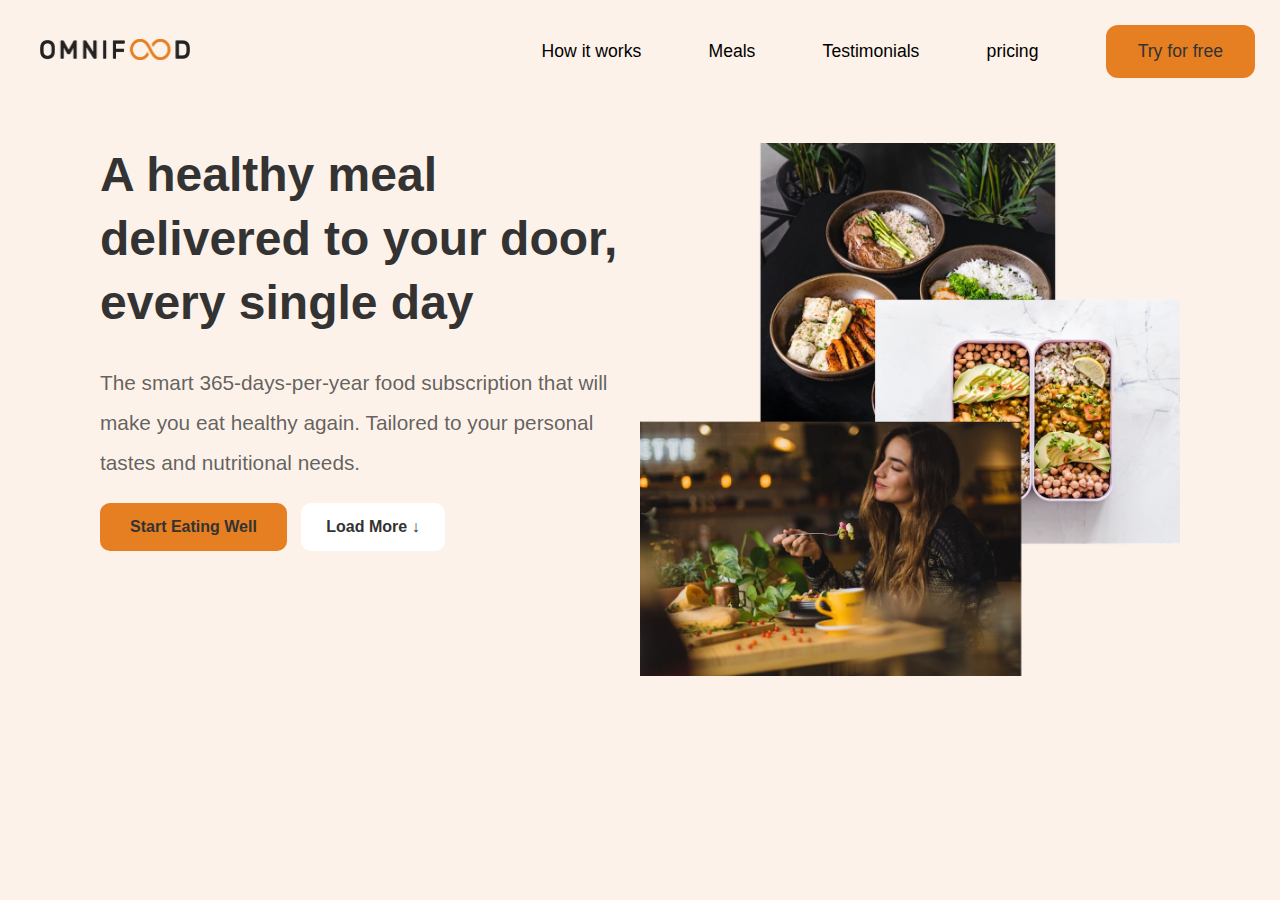
<file: Dashboard/dashboard.html>
<!DOCTYPE html>
<html lang="en">
  <head>
    <meta charset="UTF-8" />
    <meta name="viewport" content="width=device-width, initial-scale=1.0" />
    <title>Omni Foods</title>
    <link rel="stylesheet" href="style.css" />
  </head>
  <body>
    <header class="nav-header">
      <a href=""
        ><img
          class="logo"
          src="../Images/omnifood-logo.png"
          alt="OmniFood logo"
      /></a>

      <nav class="navbar">
        <ul class="nav-ul">
          <li><a href=""> How it works</a></li>
          <li><a href=""> Meals</a></li>
          <li><a href=""> Testimonials</a></li>
          <li><a href=""> pricing</a></li>
          <li><button class="free">Try for free</button></li>
        </ul>
      </nav>
    </header>
    <section class="hero">
        <div class="hero-div">
            <h1 class="heading1">A healthy meal delivered to your door, every single day</h1>
                <br>

            <p>The smart 365-days-per-year food subscription that will make you eat healthy again. Tailored to your personal tastes and nutritional needs.</p>
            <button class="btn1">Start Eating Well</button>
            <button class="btn2">Load More &darr;</button>
        </div>
        <img class="hero-img" src="../Images/Img No 1.webp" alt="">
    </section>

   
  </body>
</html>
</file>
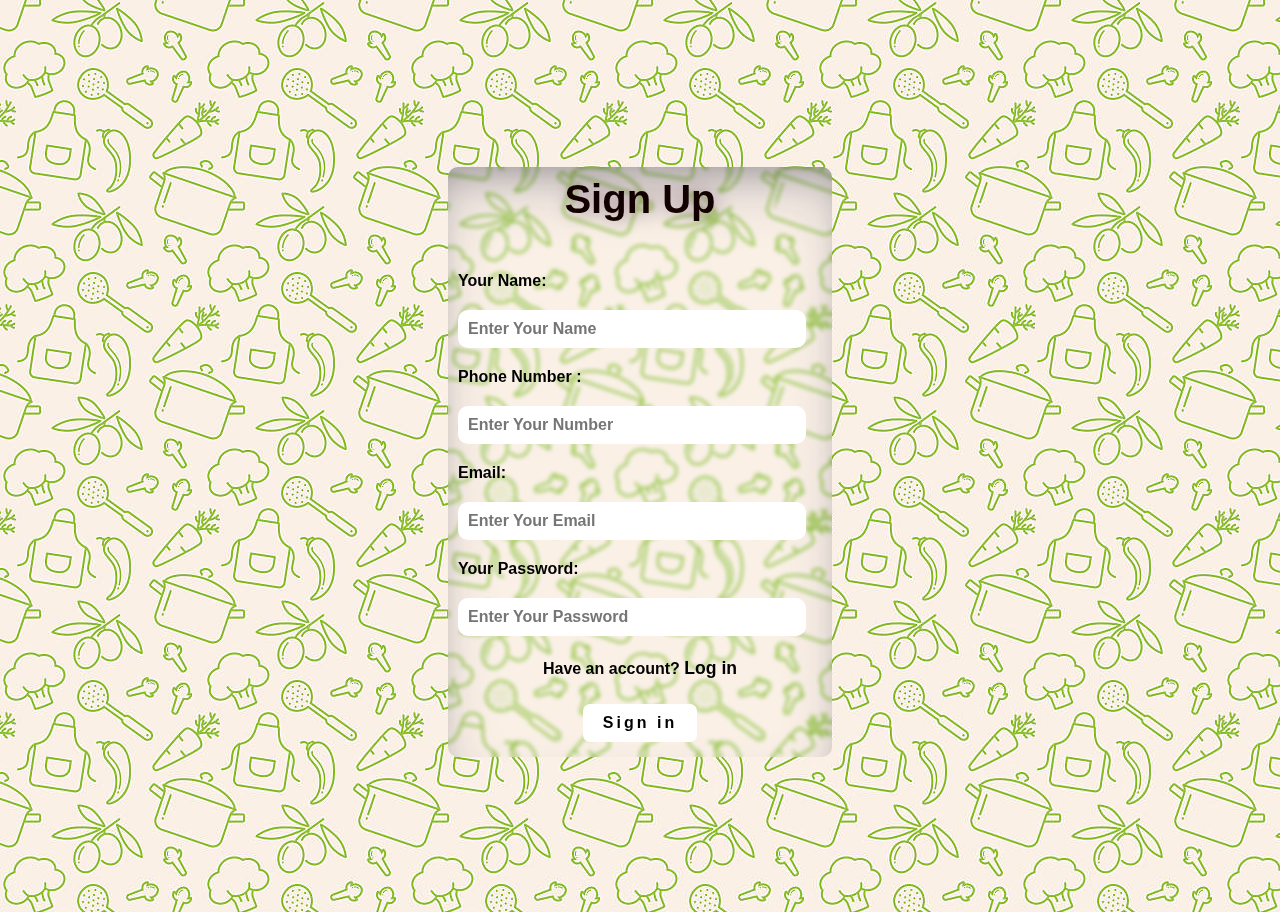
<file: Sign Up Page/signup.html>
<!DOCTYPE html>
<html lang="en">
  <head>
    <meta charset="UTF-8" />
    <meta name="viewport" content="width=device-width, initial-scale=1.0" />
    <title>signin</title>
    <link rel="stylesheet" href="./signup.css" />
  </head>
  <body>
    <div class="hero-img">

      <div class="container">
        <form action="">
          <h1>Sign Up</h1>

          <label for="">Your Name:</label>
          <input type="text" id="userName" placeholder="Enter Your Name" />
          <br />
          <label for="">Phone Number :</label>
          <input
            id="userNum"
            min="1"
            max="12"
            step="none"
            type="number"
            placeholder="Enter Your Number"
          />

          <br />
          <label for="">Email:</label>
          <input id="email" type="text" placeholder="Enter Your Email" />
          <br />
          <label for="">Your Password:</label>
          <input
            id="password"
            type="password"
            placeholder="Enter Your Password"
          />

          <p class="para1">
            Have an account? <a href="../index.html">Log in</a>
          </p>
          <br />

          <button class="submit">
            Sign in
          </button>
        </form>
      </div>

    </div>
  </body>
  <!-- <script type="module" src="./login.js"></script> -->
</html>
</file>
<file: Dashboard/style.css>
@font-face {
    font-family: 'Rubik', sans-serif;
    src: url('https://fonts.googleapis.com/css2?family=Rubik:ital,wght@0,300;0,400;0,500;0,600;0,700;0,800;1,300;1,400;1,500;1,700&display=swap');
}

*{
    margin: 0;
    padding: 0;
    font-family: 'Rubik', sans-serif;
    color: #333;
}
body{
    background-color: #fdf2e9;

}
.nav-header{
    display: flex;
    /* width: 100%; */
    justify-content: space-between;
    align-items: center;
    margin: 10px 10px 5px 10px;
    background-color: #fdf2e9;
    
    /* position:relative; */
    /* top: 200; */
}

.nav-ul{
    /* color: rgb(55, 135, 206); */
    display: flex;
    justify-content: space-around;
    padding: 15px;
    align-items: center;
}
li{
    font-size: 1.1rem;
    margin-left: 4.2rem;
    list-style: none;
    font-weight: 600;
}
.free{
    padding: 1rem 2rem;
    border: none;
    border-radius: 12px;
    font-size: 1.1rem;
    background-color:#e67e22 ;
}
.free:hover{
    background-color: rgba(230, 125, 34, 0.781);
    cursor: pointer;
}

li a{
    text-decoration: none;
    color: black;
    font-weight: 500;
    transition: all 0.3s;
}
li a:hover{
    color: #e67e22;
    cursor: pointer;
} 

.logo{
    width: 150px;
    margin-left: 30px;

}

.hero{
    display: flex;
    justify-content: space-evenly;
    margin: 50px 100px;
}
.hero-img{

    /* height: 417.953px;
    width: 423.609px; */
    width: 50%;
}
.hero-div{
    width: 50%
    
}
.heading1{
    font-size: 3rem;
    line-height: 4rem;
}
.hero-div p{
    color: #333333c2;
    margin-top: 10px;
    font-size: 1.3rem;
    line-height: 2.5rem;
}
.btn1 {
    margin-top:20px ;
    padding: 15px 30px;
    border: none;
    border-radius: 10px;
    font-weight: 600;
    background-color: #e67e22;
    font-size: 1rem;
}
.btn2{
    margin-top:20px ;
    padding: 15px 25px;
    border: none;
    border-radius: 10px;
    font-weight: 600;
    background-color: rgb(255, 255, 255);
    font-size: 1rem;
    margin-left: 10px;
}
.btn1:hover{
    cursor: pointer;
    background-color: #e67d229a;
    
}
.btn2:hover{
    cursor: pointer;
    background-color: transparent;
    color: black;
    border:1px solid black;
    border-radius: 10px;
}
</file>
<file: Sign Up Page/signup.css>
@font-face {
  font-family: 'Rubik', sans-serif;
  src: url('https://fonts.googleapis.com/css2?family=Rubik:ital,wght@0,300;0,400;0,500;0,600;0,700;0,800;1,300;1,400;1,500;1,700&display=swap');
}
* {
  font-size: 1rem;
  font-family: 'Rubik', sans-serif;
  margin: 0;
  padding: 0;
  
}
.container{
  display: flex;
  justify-content: center;
  padding-top: 12px;
  align-items: center;
  height: 100vh;
  
}
form {
  box-shadow: rgba(50, 50, 93, 0.25) 0px 30px 60px -12px inset, rgba(0, 0, 0, 0.3) 0px 18px 36px -18px inset;
  border-radius: 10px;
  /* border: 2px solid black; */
  color: black;
  backdrop-filter: blur(2px);
  padding: 10px;
}
input {
  margin-bottom: 20px;
  margin-top: 20px;
  border-radius: 10px;
  font-weight: bolder;
  width: 90%;
  border: none;
  padding: 10px;
}
h1 {
  font-size: 2.5rem;
  margin-bottom: 50px;
  text-align: center;
  color: rgb(19, 0, 0);
  text-shadow: 2px 1px 20px rgba(51, 0, 51, 0.425);
}
label {
  font-weight: bold;
  /* margin-bottom: 10px;
    padding: 20px; */
}
.submit {
  display: block;
  padding: 10px 20px;
  margin: 5px auto;
  font-size: 1rem;
  transition-duration: 0.5s;
  color: rgb(0, 0, 0);
  background-color: rgb(255, 255, 255);
  cursor: pointer;
  border: none;
  letter-spacing: 3px;
  border-radius: 7px;
  font-weight: bold;
}
.submit:hover {
  background-color: rgba(88, 255, 177, 0.548);
  color: #000000;
  box-shadow: 0 12px 16px 0 rgba(0, 0, 0, 0.24),
    0 17px 50px 0 rgba(0, 0, 0, 0.19);
}

.para1{
    font-weight: bold;
    text-align: center;
    margin: 2px auto;
}
a {
    font-size: 1.1rem;
    text-decoration: none;
  color: rgb(0, 0, 0);
} 

a:hover{
  color: rgb(218, 255, 118);
  transition-duration: 0.3s;
  text-shadow: 2px 2px 5px black;
}
input:focus{
  box-shadow: 0 12px 16px 0 rgba(0,0,0,0.24), 0 17px 50px 0 rgba(0,0,0,0.19);
}
input:hover{
  box-shadow: 0 12px 16px 0 rgba(0,0,0,0.24), 0 17px 50px 0 rgba(0,0,0,0.19);
}
.hero-img{
  background-image: url(../Images/Background\ Image.jpg);
  opacity: 100%;
}
</file>
